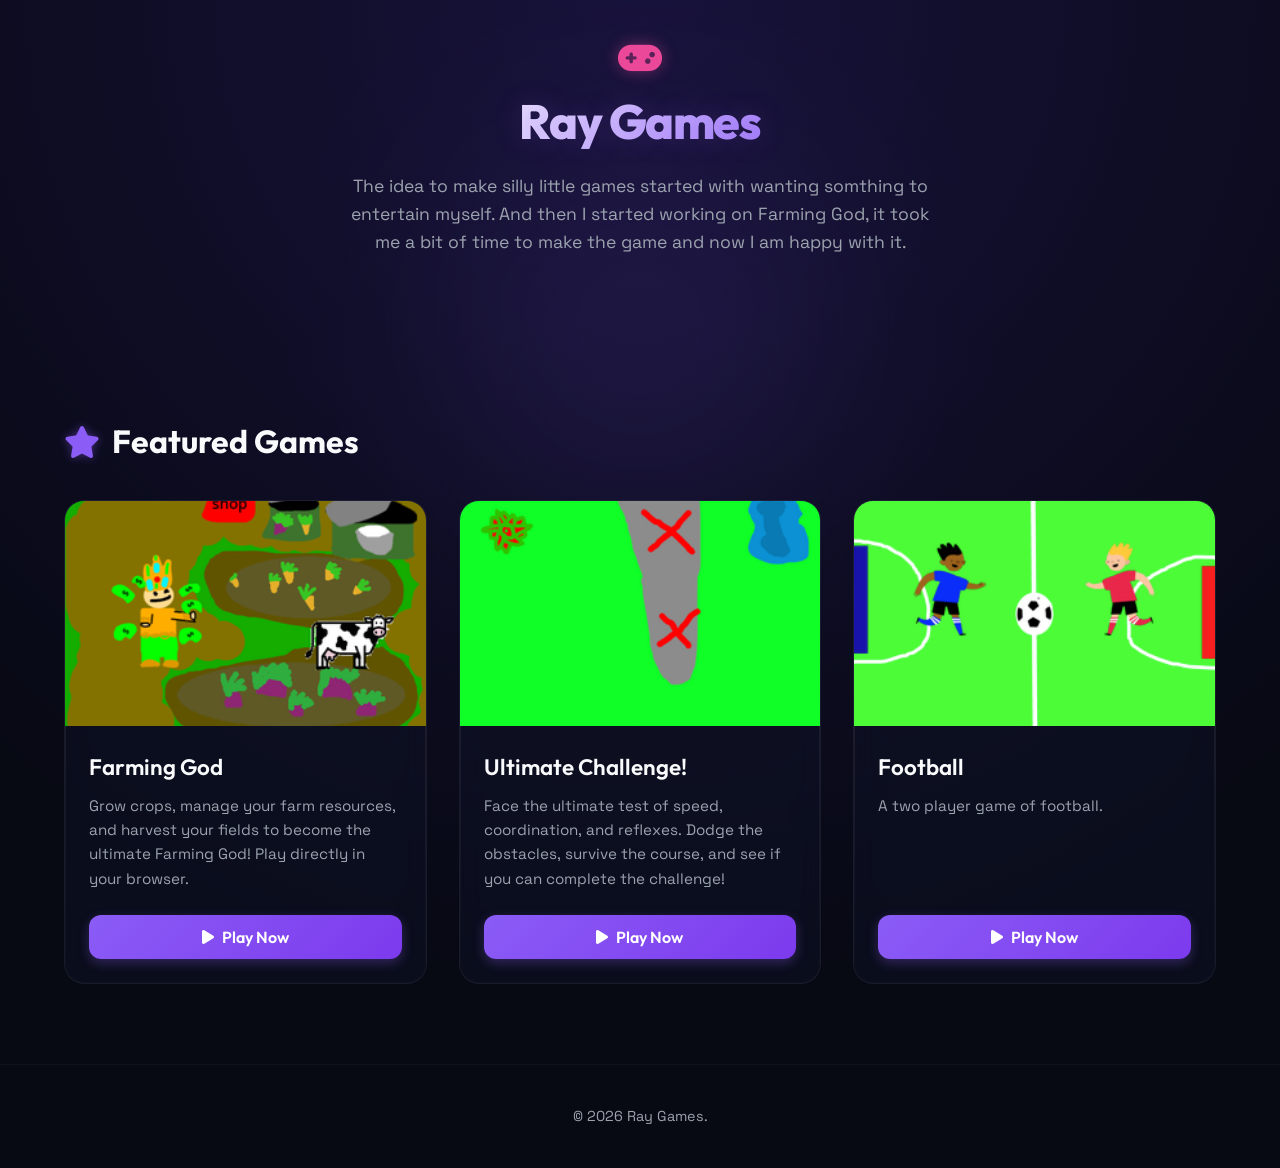
<file: index.html>
<!DOCTYPE html>
<html lang="en">

<head>
  <meta charset="UTF-8">
  <meta name="viewport" content="width=device-width, initial-scale=1.0">

  <!-- SEO & Page Metadata -->
  <link rel="icon" type="image/png" href="img/favicon.png">
  <title>Ray Games | My Scratch Games Portfolio</title>
  <meta name="description"
    content="Welcome to Ray Games! Check out the fun interactive Scratch games created by Ray, including Neon Runner, Galaxy Defender, and Mystery Maze. Play them directly in your browser.">

  <!-- FontAwesome Icons -->
  <link rel="stylesheet" href="https://cdnjs.cloudflare.com/ajax/libs/font-awesome/6.4.0/css/all.min.css">

  <!-- Custom Stylesheets -->
  <link rel="stylesheet" href="style.css">
</head>

<body>

  <!-- Header Section -->
  <header>
    <div class="container">
      <div class="logo-container">
        <i class="fa-solid fa-gamepad logo-icon"></i>
      </div>
      <h1>Ray Games</h1>
      <p>The idea to make silly little games started with wanting somthing to entertain myself. And then I started
        working on Farming God, it took me a bit of time to make the game and now I am happy with it.</p>
    </div>
  </header>

  <!-- Hero Section -->
  <section class="hero">
    <div class="container">
      <!-- Background glowing effect elements can be added or controlled via JS -->
    </div>
  </section>

  <!-- Games Section -->
  <section class="games-section">
    <div class="container">
      <h2 class="section-title">
        <i class="fa-solid fa-star"></i> Featured Games
      </h2>

      <div class="games-grid">
        <!-- Game Card 1: Farming God -->
        <div class="game-card" data-scratch-id="1306040052"
          data-instructions="w s a d move. Walk into the cow or the food disposals to interact. Click on the field to plant, on fully grown plants to harvest, on the shop to enter the shop menu click on one of the shop icons to buy skins.">
          <div class="game-thumbnail-container">
            <img class="game-thumbnail" src="img/farming_god.png" alt="Farming God game art">
          </div>
          <div class="game-content">
            <h3>Farming God</h3>
            <p>Grow crops, manage your farm resources, and harvest your fields to become the ultimate Farming God! Play
              directly in your browser.</p>
            <button class="btn btn-primary play-btn" id="play-farming-god">
              <i class="fa-solid fa-play"></i> Play Now
            </button>
          </div>
        </div>

        <!-- Game Card 2: Ultimate Challenge! -->
        <div class="game-card" data-scratch-id="1335067182">
          <div class="game-thumbnail-container">
            <img class="game-thumbnail" src="img/ultimate_challenge.png" alt="Ultimate Challenge! game art">
          </div>
          <div class="game-content">
            <h3>Ultimate Challenge!</h3>
            <p>Face the ultimate test of speed, coordination, and reflexes. Dodge the obstacles, survive the course, and
              see if you can complete the challenge!</p>
            <button class="btn btn-primary play-btn" id="play-ultimate-challenge">
              <i class="fa-solid fa-play"></i> Play Now
            </button>
          </div>
        </div>

        <!-- Game Card 3: Football -->
        <div class="game-card" data-scratch-id="1363429316">
          <div class="game-thumbnail-container">
            <img class="game-thumbnail" src="img/football.png" alt="Football game art">
          </div>
          <div class="game-content">
            <h3>Football</h3>
            <p>A two player game of football.</p>
            <button class="btn btn-primary play-btn" id="play-football">
              <i class="fa-solid fa-play"></i> Play Now
            </button>
          </div>
        </div>
      </div>
    </div>
  </section>

  <!-- Modal for Playing Game -->
  <div class="modal" id="play-modal" aria-hidden="true" role="dialog">
    <div class="modal-content">
      <div class="modal-header">
        <h3 class="modal-title">Playing Game</h3>
        <button class="modal-close" aria-label="Close modal" id="modal-close-btn">
          <i class="fa-solid fa-xmark"></i>
        </button>
      </div>
      <div class="modal-body">
        <div class="game-iframe-wrapper">
          <!-- Scratch iframe loaded dynamically by JS -->
        </div>
        <div class="scratch-link-wrapper">
          <!-- Scratch link loaded dynamically by JS -->
        </div>
        <div class="modal-instructions">
          <h4><i class="fa-solid fa-circle-info"></i> How to Play</h4>
          <p>Click the green flag inside the game screen to start playing! Use your keyboard arrow keys or mouse to
            control the game controls.</p>
        </div>
      </div>
    </div>
  </div>

  <!-- Footer -->
  <footer>
    <div class="container">
      <p>&copy; 2026 Ray Games.</p>
    </div>
  </footer>

  <!-- Custom Scripts -->
  <script src="app.js"></script>
</body>

</html>
</file>
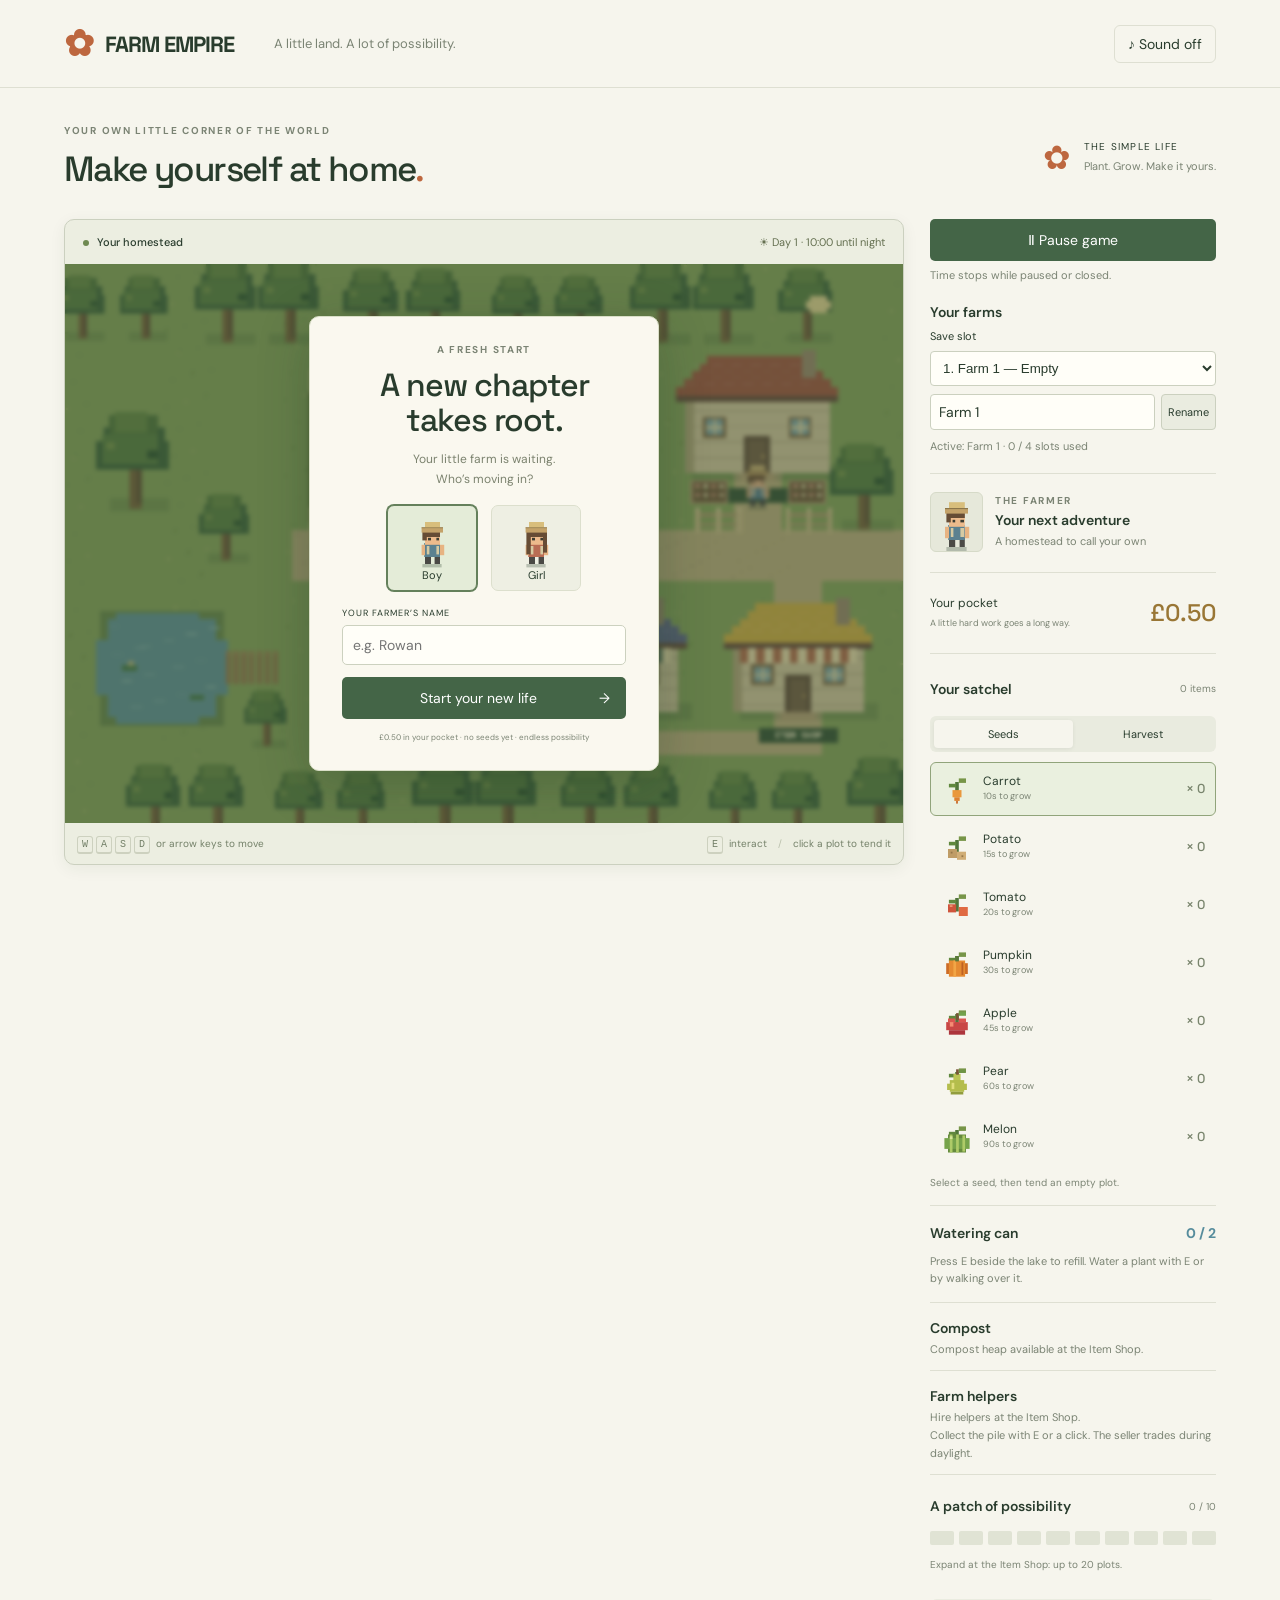
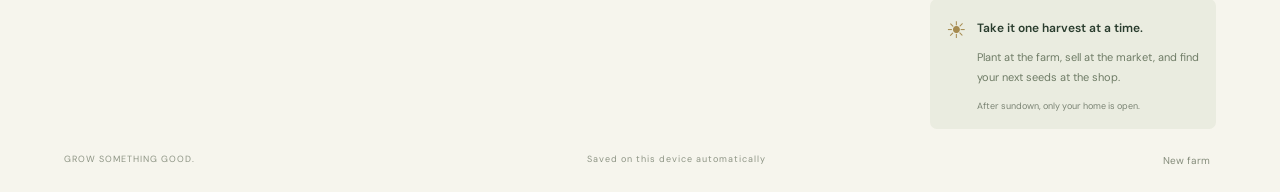
<file: farm-empire/index.html>
<!doctype html>
<html lang="en"><head><meta charset="utf-8"><meta name="viewport" content="width=device-width,initial-scale=1"><title>Farm Empire — A little land. A lot of possibility.</title><link rel="stylesheet" href="style.css"></head>
<body>
<header><a class="brand" href="./"><span class="brand-icon">✿</span> FARM EMPIRE</a><span class="tagline">A little land. A lot of possibility.</span><button id="sound" class="quiet" title="Toggle sounds">♪ Sound off</button></header>
<main>
<div class="heading"><div><div class="eyebrow">YOUR OWN LITTLE CORNER OF THE WORLD</div><h1>Make yourself at home<span>.</span></h1></div><div class="season"><span>✿</span><div>THE SIMPLE LIFE<small>Plant. Grow. Make it yours.</small></div></div></div>
<div class="game-layout"><section class="game-panel"><div class="game-top"><span><i class="live-dot"></i> <b id="location">Your homestead</b></span><span id="clock">☀ Day 1 · 10:00 until night</span></div><div class="canvas-wrap"><canvas id="game" width="960" height="640" tabindex="0" aria-label="Farm game. Move with arrow keys or WASD, press E to interact."></canvas><div id="progress-shields" aria-label="Progress achievements" hidden></div><div id="toast" role="status"></div><div id="prompt"></div><div id="start" class="overlay"><form id="create" class="welcome"><div class="eyebrow">A FRESH START</div><h2>A new chapter<br>takes root.</h2><p>Your little farm is waiting.<br>Who’s moving in?</p><div class="characters"><button type="button" class="character selected" data-gender="boy"><canvas width="64" height="72" data-avatar="boy"></canvas><span>Boy</span></button><button type="button" class="character" data-gender="girl"><canvas width="64" height="72" data-avatar="girl"></canvas><span>Girl</span></button></div><label for="name">YOUR FARMER’S NAME</label><input id="name" maxlength="18" required placeholder="e.g. Rowan" autocomplete="given-name"><button class="primary" type="submit">Start your new life <span>→</span></button><small>£0.50 in your pocket · no seeds yet · endless possibility</small></form></div><div id="trade" class="overlay" hidden><section class="trade-card"><button id="close-trade" class="close" aria-label="Close">×</button><div class="eyebrow" id="trade-kicker"></div><h2 id="trade-title"></h2><p id="trade-intro"></p><div id="trade-items"></div></section></div></div><div class="game-bottom"><span><kbd>W</kbd><kbd>A</kbd><kbd>S</kbd><kbd>D</kbd> or arrow keys to move</span><span><kbd>E</kbd> interact <span class="divider">/</span> click a plot to tend it</span></div><div class="touch-controls"><button data-move="ArrowLeft" aria-label="Move left">←</button><button data-move="ArrowUp" aria-label="Move up">↑</button><button data-move="ArrowDown" aria-label="Move down">↓</button><button data-move="ArrowRight" aria-label="Move right">→</button><button id="interact">E · Interact</button></div></section>
<aside><section class="pause-controls"><button id="pause-game" class="primary" aria-pressed="false">Ⅱ Pause game</button><small>Time stops while paused or closed.</small></section><section class="save-slots"><h3>Your farms</h3><label for="save-slot">Save slot</label><select id="save-slot"></select><div class="slot-rename"><input id="slot-name" maxlength="24" aria-label="Save slot name"><button id="rename-slot">Rename</button></div><small id="slot-status"></small></section><section class="farmer-card"><canvas id="portrait" width="64" height="72"></canvas><div><div class="eyebrow">THE FARMER</div><h3 id="farmer-name">Your next adventure</h3><small id="farmer-sub">A homestead to call your own</small></div></section><section class="wallet"><span>Your pocket<small>A little hard work goes a long way.</small></span><strong id="money">£0.50</strong></section><section class="inventory"><div class="section-title"><h3>Your satchel</h3><span id="bag-count">0 items</span></div><div class="tabs"><button class="active" data-tab="seeds">Seeds</button><button data-tab="crops">Harvest</button></div><div id="inventory-items"></div><p class="hint" id="inventory-hint">Select a seed, then tend an empty plot.</p></section><section class="watering"><div class="section-title"><h3>Watering can</h3><strong id="water-level">0 / 2</strong></div><small>Press E beside the lake to refill. Water a plant with E or by walking over it.</small></section><section class="compost"><h3>Compost</h3><small id="compost-status">Compost heap available at the Item Shop.</small></section><section class="helpers"><h3>Farm helpers</h3><div id="buyer-controls" hidden><label for="buyer-seed">Buyer restocks</label><select id="buyer-seed"><option value="none">None — stop buying</option><option value="carrot">Carrot seeds</option><option value="potato">Potato seeds</option><option value="tomato">Tomato seeds</option><option value="pumpkin">Pumpkin seeds</option><option value="apple">Apple seeds</option><option value="pear">Pear seeds</option><option value="melon">Melon seeds</option><option id="pineapple-option" value="pineapple">Pineapple seeds (Bronze)</option></select><small>Buys only with empty plots and no seeds in your satchel. Quantity matches free plots, limited by funds. Daytime only.</small></div><small id="helpers-status">Hire helpers at the Item Shop.</small><small>Collect the pile with E or a click. The seller trades during daylight.</small></section><section class="farm-status"><div class="section-title"><h3>A patch of possibility</h3><span id="plot-count">0 / 10</span></div><div id="plot-dots"></div><small>Expand at the Item Shop: up to 20 plots.</small></section><section class="guide"><span class="guide-icon">☀</span><div><h3>Take it one harvest at a time.</h3><p>Plant at the farm, sell at the market, and find your next seeds at the shop.</p><small>After sundown, only your home is open.</small></div></section></aside></div>
<footer><span>GROW SOMETHING GOOD.</span><span id="save-status">Saved on this device automatically</span><button id="reset">New farm</button></footer></main><script src="progression.js"></script><script src="slots.js"></script><script src="workers.js"></script><script src="game.js"></script></body></html>
</file>
<file: style.css>
@import url('https://fonts.googleapis.com/css2?family=Outfit:wght@400;600;800&family=Space+Grotesk:wght@400;500;700&display=swap');

:root {
  /* Design system tokens */
  --bg-dark: #070913;
  --bg-gradient: radial-gradient(circle at 50% 0%, #17123a 0%, #070913 75%);
  --card-bg: rgba(17, 20, 40, 0.45);
  --card-border: rgba(255, 255, 255, 0.06);
  --card-border-hover: rgba(139, 92, 246, 0.4);
  --text-light: #f9fafb;
  --text-gray: #9ca3af;
  
  /* Brand colors */
  --primary: #8b5cf6;
  --primary-glow: rgba(139, 92, 246, 0.45);
  --secondary: #ec4899;
  --secondary-glow: rgba(236, 72, 153, 0.45);
  --accent-cyan: #06b6d4;
  --accent-cyan-glow: rgba(6, 182, 212, 0.4);
  
  /* Fonts */
  --font-heading: 'Outfit', sans-serif;
  --font-body: 'Space Grotesk', sans-serif;
  
  /* Shadows & Blurs */
  --glass-blur: blur(12px);
  --glow-shadow: 0 0 20px var(--primary-glow);
  --glow-shadow-secondary: 0 0 20px var(--secondary-glow);
}

/* Reset */
* {
  margin: 0;
  padding: 0;
  box-sizing: border-box;
}

html {
  scroll-behavior: smooth;
}

body {
  background-color: var(--bg-dark);
  background-image: var(--bg-gradient);
  color: var(--text-light);
  font-family: var(--font-body);
  min-height: 100vh;
  overflow-x: hidden;
  display: flex;
  flex-direction: column;
  line-height: 1.6;
}

/* Custom Scrollbar */
::-webkit-scrollbar {
  width: 8px;
}
::-webkit-scrollbar-track {
  background: var(--bg-dark);
}
::-webkit-scrollbar-thumb {
  background: rgba(255, 255, 255, 0.1);
  border-radius: 4px;
}
::-webkit-scrollbar-thumb:hover {
  background: var(--primary);
}

/* Container */
.container {
  width: 100%;
  max-width: 1200px;
  margin: 0 auto;
  padding: 0 24px;
}

/* Header */
header {
  padding: 40px 0 20px;
  text-align: center;
  position: relative;
  z-index: 10;
}

.logo-container {
  display: inline-flex;
  align-items: center;
  gap: 12px;
  margin-bottom: 8px;
}

.logo-icon {
  font-size: 2.2rem;
  color: var(--secondary);
  text-shadow: 0 0 15px var(--secondary-glow);
  animation: pulse 2s infinite ease-in-out;
}

header h1 {
  font-family: var(--font-heading);
  font-size: 3rem;
  font-weight: 800;
  letter-spacing: -0.03em;
  background: linear-gradient(135deg, #fff 30%, var(--primary) 70%, var(--secondary) 100%);
  -webkit-background-clip: text;
  -webkit-text-fill-color: transparent;
  background-clip: text;
  text-shadow: 0 0 30px rgba(139, 92, 246, 0.2);
  margin: 0;
}

header p {
  color: var(--text-gray);
  font-size: 1.1rem;
  max-width: 600px;
  margin: 12px auto 0;
}

/* Hero Section */
.hero {
  text-align: center;
  padding: 60px 0 40px;
  position: relative;
}

.hero::after {
  content: '';
  position: absolute;
  top: 50%;
  left: 50%;
  transform: translate(-50%, -50%);
  width: 300px;
  height: 300px;
  background: var(--primary);
  filter: blur(120px);
  opacity: 0.15;
  pointer-events: none;
  z-index: 0;
}

/* Games Grid */
.games-section {
  padding: 40px 0 80px;
  position: relative;
  z-index: 1;
}

.section-title {
  font-family: var(--font-heading);
  font-size: 2rem;
  font-weight: 700;
  margin-bottom: 32px;
  display: flex;
  align-items: center;
  gap: 12px;
}

.section-title i {
  color: var(--primary);
  text-shadow: 0 0 10px var(--primary-glow);
}

.games-grid {
  display: grid;
  grid-template-columns: repeat(auto-fill, minmax(320px, 1fr));
  gap: 32px;
}

/* Game Card */
.game-card {
  background: var(--card-bg);
  border: 1px solid var(--card-border);
  border-radius: 20px;
  overflow: hidden;
  backdrop-filter: var(--glass-blur);
  -webkit-backdrop-filter: var(--glass-blur);
  transition: all 0.4s cubic-bezier(0.175, 0.885, 0.32, 1.275);
  display: flex;
  flex-direction: column;
  position: relative;
}

.game-card::before {
  content: '';
  position: absolute;
  inset: 0;
  border-radius: 20px;
  padding: 1px;
  background: linear-gradient(to bottom, rgba(255, 255, 255, 0.1), rgba(255, 255, 255, 0.02));
  -webkit-mask: linear-gradient(#fff 0 0) content-box, linear-gradient(#fff 0 0);
  -webkit-mask-composite: xor;
  mask-composite: exclude;
  pointer-events: none;
}

.game-card:hover {
  transform: translateY(-8px);
  border-color: var(--card-border-hover);
  box-shadow: 0 12px 30px rgba(0, 0, 0, 0.4), 0 0 20px var(--primary-glow);
}

.game-thumbnail-container {
  width: 100%;
  aspect-ratio: 16/10;
  background: #111424;
  overflow: hidden;
  position: relative;
}

.game-thumbnail {
  width: 100%;
  height: 100%;
  object-fit: cover;
  transition: transform 0.6s ease;
}

.game-card:hover .game-thumbnail {
  transform: scale(1.08);
}

.game-thumbnail-placeholder {
  width: 100%;
  height: 100%;
  display: flex;
  align-items: center;
  justify-content: center;
  background: linear-gradient(135deg, #151138 0%, #1e194c 100%);
  color: var(--primary);
  font-size: 3rem;
  position: relative;
}

.game-thumbnail-placeholder::after {
  content: '';
  position: absolute;
  width: 60px;
  height: 60px;
  background: var(--primary);
  filter: blur(30px);
  opacity: 0.5;
}

.game-content {
  padding: 24px;
  display: flex;
  flex-direction: column;
  flex-grow: 1;
}

.game-tags {
  display: flex;
  flex-wrap: wrap;
  gap: 8px;
  margin-bottom: 14px;
}

.game-tag {
  font-size: 0.75rem;
  font-weight: 600;
  text-transform: uppercase;
  letter-spacing: 0.05em;
  padding: 4px 10px;
  border-radius: 100px;
  background: rgba(255, 255, 255, 0.05);
  color: var(--text-gray);
  border: 1px solid rgba(255, 255, 255, 0.05);
}

.game-tag.primary {
  background: rgba(139, 92, 246, 0.15);
  color: #c084fc;
  border-color: rgba(139, 92, 246, 0.2);
}

.game-tag.secondary {
  background: rgba(236, 72, 153, 0.15);
  color: #f472b6;
  border-color: rgba(236, 72, 153, 0.2);
}

.game-card h3 {
  font-family: var(--font-heading);
  font-size: 1.4rem;
  font-weight: 600;
  margin-bottom: 8px;
  color: var(--text-light);
}

.game-card p {
  color: var(--text-gray);
  font-size: 0.95rem;
  margin-bottom: 24px;
  flex-grow: 1;
}

.btn {
  display: inline-flex;
  align-items: center;
  justify-content: center;
  gap: 8px;
  padding: 12px 24px;
  border-radius: 12px;
  font-family: var(--font-heading);
  font-weight: 600;
  font-size: 1rem;
  cursor: pointer;
  transition: all 0.3s ease;
  border: none;
  text-decoration: none;
}

.btn-primary {
  background: linear-gradient(135deg, var(--primary) 0%, #7c3aed 100%);
  color: #fff;
  box-shadow: 0 4px 12px rgba(139, 92, 246, 0.3);
}

.btn-primary:hover {
  transform: translateY(-2px);
  box-shadow: 0 6px 20px rgba(139, 92, 246, 0.5), 0 0 10px var(--primary-glow);
}

.btn-primary:active {
  transform: translateY(0);
}

.game-card .btn {
  width: 100%;
}

/* Play Modal */
.modal {
  position: fixed;
  inset: 0;
  background: rgba(4, 5, 11, 0.85);
  backdrop-filter: blur(16px);
  -webkit-backdrop-filter: blur(16px);
  z-index: 100;
  display: flex;
  align-items: center;
  justify-content: center;
  opacity: 0;
  pointer-events: none;
  transition: opacity 0.4s ease;
  padding: 20px;
}

.modal.active {
  opacity: 1;
  pointer-events: all;
}

.modal-content {
  background: #0f1225;
  border: 1px solid rgba(255, 255, 255, 0.08);
  box-shadow: 0 25px 50px -12px rgba(0, 0, 0, 0.5), 0 0 30px rgba(139, 92, 246, 0.2);
  width: 100%;
  max-width: 800px;
  border-radius: 24px;
  overflow: hidden;
  transform: scale(0.9) translateY(20px);
  transition: transform 0.4s cubic-bezier(0.175, 0.885, 0.32, 1.275);
}

.modal.active .modal-content {
  transform: scale(1) translateY(0);
}

.modal-header {
  padding: 20px 24px;
  border-bottom: 1px solid rgba(255, 255, 255, 0.06);
  display: flex;
  align-items: center;
  justify-content: space-between;
}

.modal-title {
  font-family: var(--font-heading);
  font-size: 1.5rem;
  font-weight: 700;
}

.modal-close {
  background: rgba(255, 255, 255, 0.05);
  border: none;
  color: var(--text-gray);
  width: 36px;
  height: 36px;
  border-radius: 50%;
  display: flex;
  align-items: center;
  justify-content: center;
  cursor: pointer;
  transition: all 0.2s ease;
}

.modal-close:hover {
  background: rgba(239, 68, 68, 0.15);
  color: #ef4444;
}

.modal-body {
  padding: 24px;
}

.game-iframe-wrapper {
  position: relative;
  width: 100%;
  aspect-ratio: 485/402; /* Match Scratch standard layout 4:3 */
  max-width: 640px;
  margin: 0 auto;
  border-radius: 12px;
  overflow: hidden;
  background: #000;
  box-shadow: 0 4px 20px rgba(0, 0, 0, 0.6);
  border: 1px solid rgba(255, 255, 255, 0.05);
}

.game-iframe-wrapper iframe {
  position: absolute;
  top: 0;
  left: 0;
  width: 100%;
  height: 100%;
  border: none;
}

.modal-instructions {
  margin-top: 20px;
  background: rgba(255, 255, 255, 0.02);
  border: 1px solid rgba(255, 255, 255, 0.04);
  padding: 16px;
  border-radius: 12px;
}

.modal-instructions h4 {
  font-family: var(--font-heading);
  font-size: 1rem;
  font-weight: 600;
  margin-bottom: 6px;
  color: var(--primary);
  display: flex;
  align-items: center;
  gap: 8px;
}

.modal-instructions p {
  color: var(--text-gray);
  font-size: 0.9rem;
}

.scratch-link-wrapper {
  text-align: center;
  margin-top: 20px;
}

.scratch-link {
  color: var(--text-gray);
  text-decoration: none;
  font-size: 0.95rem;
  display: inline-flex;
  align-items: center;
  gap: 8px;
  transition: all 0.3s ease;
  padding: 8px 16px;
  background: rgba(255, 255, 255, 0.03);
  border: 1px solid rgba(255, 255, 255, 0.05);
  border-radius: 8px;
}

.scratch-link:hover {
  color: #fff;
  background: rgba(139, 92, 246, 0.15);
  border-color: var(--primary);
  box-shadow: 0 0 15px rgba(139, 92, 246, 0.2);
}

.scratch-link i {
  font-size: 0.85rem;
  color: var(--primary);
}

/* Footer */
footer {
  margin-top: auto;
  padding: 40px 0;
  border-top: 1px solid rgba(255, 255, 255, 0.04);
  text-align: center;
  color: var(--text-gray);
  font-size: 0.9rem;
}

footer a {
  color: var(--primary);
  text-decoration: none;
}

footer a:hover {
  text-decoration: underline;
}

/* Animations */
@keyframes pulse {
  0%, 100% {
    transform: scale(1);
    opacity: 1;
  }
  50% {
    transform: scale(1.1);
    opacity: 0.8;
    text-shadow: 0 0 25px var(--secondary-glow);
  }
}

/* Responsive adjustments */
@media (max-width: 768px) {
  header h1 {
    font-size: 2.2rem;
  }
  
  .hero {
    padding: 40px 0 20px;
  }
  
  .games-grid {
    grid-template-columns: 1fr;
    gap: 24px;
  }
  
  .modal-content {
    border-radius: 16px;
  }
  
  .modal-body {
    padding: 16px;
  }
}
</file>
<file: farm-empire/style.css>
@import url('https://fonts.googleapis.com/css2?family=DM+Sans:wght@400;500;600;700&family=Space+Grotesk:wght@400;500;600;700&display=swap');
:root{--ink:#293c2d;--muted:#7b8474;--paper:#f6f5ed;--line:#dedfd2;--green:#446547;--orange:#bd673f}*{box-sizing:border-box}body{margin:0;background:var(--paper);color:var(--ink);font:14px 'DM Sans',sans-serif}button,input{font:inherit}button{cursor:pointer;color:inherit}header{height:88px;border-bottom:1px solid var(--line);display:flex;align-items:center;gap:40px;padding:0 5%}.brand{text-decoration:none;color:var(--ink);font:700 22px 'Space Grotesk',sans-serif;letter-spacing:-1px;display:flex;align-items:center;gap:12px}.brand-icon{font-size:36px;color:var(--orange)}.tagline{color:var(--muted);font-size:13px}.quiet{margin-left:auto;border:1px solid var(--line);border-radius:6px;background:transparent;padding:9px 13px}main{max-width:1480px;margin:auto;padding:36px 5% 0}.heading{display:flex;align-items:center;justify-content:space-between;margin-bottom:28px}.eyebrow{font-size:10px;letter-spacing:1.7px;font-weight:700;color:var(--muted)}h1{font:500 35px 'Space Grotesk',sans-serif;letter-spacing:-1.6px;margin:10px 0 0}h1 span{color:var(--orange)}.season{display:flex;gap:12px;font-size:10px;letter-spacing:1.2px;align-items:center}.season>span{font-size:33px;color:var(--orange)}small{display:block;font-size:11px;color:var(--muted);line-height:1.6;letter-spacing:0}.season small{margin-top:5px}.game-layout{display:grid;grid-template-columns:minmax(0,1fr) 286px;gap:26px}.game-panel{border:1px solid #cbd0bf;border-radius:10px;overflow:hidden;align-self:start;background:#eceee1;box-shadow:0 4px 16px #273d2610}.game-top,.game-bottom{display:flex;justify-content:space-between;gap:10px;align-items:center;padding:15px 18px;font-size:11px}.game-top b{font-weight:500}.game-top #clock{color:#657051}.live-dot{display:inline-block;width:6px;height:6px;border-radius:100%;background:#6f8a51;margin-right:5px}.canvas-wrap{position:relative;background:#88a859}#game{width:100%;display:block;image-rendering:pixelated;outline:none;touch-action:none}kbd{font:10px monospace;border:1px solid #cdd1bf;border-bottom-width:2px;padding:2px 4px;border-radius:3px;margin-right:3px}.game-bottom{color:#738068;font-size:10px;padding:14px 12px}.divider{margin:0 8px;color:#bac0ad}.farmer-card{display:flex;gap:12px;align-items:center;padding-bottom:20px;border-bottom:1px solid var(--line)}.farmer-card canvas{background:#e6e8da;border:1px solid #d6dac8;image-rendering:pixelated;width:53px;height:60px;border-radius:6px}h3{font-size:14px;font-weight:600;margin:4px 0}.wallet{display:flex;justify-content:space-between;align-items:center;padding:22px 0;border-bottom:1px solid var(--line)}.wallet>span{font-size:12px}.wallet small{font-size:9px;margin-top:5px}.wallet strong{font:500 24px 'Space Grotesk',sans-serif;color:#997635}.inventory{padding:22px 0 14px}.section-title{display:flex;align-items:center;justify-content:space-between}.section-title>span{font-size:10px;color:var(--muted)}.tabs{display:flex;background:#e9ebdf;border-radius:6px;padding:4px;margin:14px 0 10px}.tabs button{width:50%;border:0;background:none;font-size:11px;padding:7px;border-radius:4px}.tabs .active{background:var(--paper);box-shadow:0 1px 4px #0001}.item{width:100%;display:flex;align-items:center;gap:10px;border:1px solid transparent;border-radius:6px;background:transparent;padding:10px;margin-bottom:4px;text-align:left}.item.selected{border-color:#91a47b;background:#eaf0df}.item canvas{width:32px;height:32px;image-rendering:pixelated}.item .item-name{flex:1;font-size:12px}.item small{font-size:9px}.item .qty{font:500 13px 'Space Grotesk';color:#78846c}.hint{font-size:10px;color:var(--muted);line-height:1.7;margin:10px 0 0}.farm-status{padding:18px 0;border-top:1px solid var(--line)}#plot-dots{display:flex;gap:5px;margin:12px 0}#plot-dots i{height:14px;flex:1;background:#e0e3d4;border-radius:2px}#plot-dots i.growing{background:#b2bc8b}#plot-dots i.ready{background:#658250}.farm-status small{font-size:10px}.guide{display:flex;gap:10px;background:#eaece0;border-radius:7px;padding:16px;margin-top:8px}.guide-icon{font-size:23px;color:#a68b50}.guide h3{font-size:12px;line-height:1.5}.guide p{font-size:11px;line-height:1.8;color:#6f7c66}.guide small{font-size:9px}footer{display:flex;gap:20px;justify-content:space-between;padding:24px 0;font-size:9px;color:#8d9484;letter-spacing:1px}footer button{border:0;background:none;font-size:10px;color:#858c7b}.overlay{position:absolute;inset:0;display:flex;align-items:center;justify-content:center;background:#283c2a66;backdrop-filter:blur(2px);padding:14px}.overlay[hidden]{display:none}.welcome,.trade-card{background:#faf8ef;border:1px solid #d9dec7;border-radius:10px;padding:26px 32px;text-align:center;box-shadow:0 12px 50px #18351e44;width:350px;max-height:100%;overflow:auto}h2{font:500 32px/1.1 'Space Grotesk';letter-spacing:-1px;margin:12px 0}.welcome p,.trade-card p{font-size:12px;line-height:1.6;color:#7b826e}.characters{display:flex;justify-content:center;gap:14px;margin:16px 0}.character{background:#eeefe3;border:1px solid #dcdfcd;border-radius:7px;padding:8px 20px;font-size:11px}.character.selected{border-color:#64805b;background:#e4ecd8;box-shadow:0 0 0 1px #64805b}.character canvas{display:block;image-rendering:pixelated;width:48px;height:54px}.welcome label{display:block;text-align:left;font-size:9px;letter-spacing:1px;margin:10px 0 6px}.welcome input{width:100%;border:1px solid #ccd1bf;border-radius:5px;padding:10px;background:#fffef8;outline-color:#64805b}.primary{background:var(--green);border:0;color:#fff;border-radius:5px;padding:12px 16px;width:100%;margin:12px 0}.primary span{float:right}.welcome>small{font-size:8px}.trade-card{position:relative;width:400px}.close{position:absolute;right:12px;top:9px;background:none;border:0;font-size:24px}.trade-row{display:flex;justify-content:space-between;align-items:center;text-align:left;border-top:1px solid var(--line);padding:16px 0;gap:10px}.trade-row button{background:var(--green);color:white;padding:9px 12px;border:0;border-radius:4px;font-size:11px}.trade-row button:disabled{opacity:.4;cursor:not-allowed}#toast{position:absolute;left:50%;bottom:55px;transform:translateX(-50%);background:#faf8ef;color:#3d5636;padding:10px 16px;box-shadow:0 3px 12px #0002;border-radius:5px;font-size:12px;pointer-events:none;opacity:0;transition:opacity .2s;text-align:center;width:max-content;max-width:90%}#toast.show{opacity:1}#prompt{position:absolute;bottom:14px;left:50%;transform:translateX(-50%);background:#203c2cdd;color:#fff9df;border-radius:4px;padding:7px 12px;font-size:11px;white-space:nowrap;pointer-events:none}#prompt:empty{display:none}.touch-controls{display:none}button:focus-visible{outline:2px solid #b27844;outline-offset:3px}@media(min-width:1600px){main{padding-top:48px}}@media(max-width:1050px){main{padding:24px 3% 0}.game-layout{grid-template-columns:minmax(0,1fr) 240px;gap:18px}.tagline{display:none}.season{display:none}h1{font-size:30px}.game-bottom{flex-wrap:wrap}.welcome{padding:18px 24px}.welcome h2{font-size:26px}.characters{margin:8px 0}.welcome p{margin:8px 0}}@media(max-width:760px){header{height:64px;padding:0 4%}.brand{font-size:19px}.heading{margin-bottom:18px}h1{font-size:26px}.game-layout{display:flex;flex-direction:column}.game-top{font-size:10px;padding:12px}.canvas-wrap{min-height:400px}#game{height:400px;object-fit:cover}.game-bottom{display:none}.touch-controls{display:flex;padding:10px;gap:8px;justify-content:center}.touch-controls button{border:1px solid #cbd0bd;background:#f8f8ee;border-radius:5px;min-width:42px;height:40px;touch-action:none}aside{display:grid;grid-template-columns:1fr 1fr;gap:16px}.farmer-card,.wallet{padding:0 0 14px}.inventory{grid-row:span 2;padding:0}.guide{margin:0}.farm-status{padding:0;border:0}.guide{padding:12px}footer{letter-spacing:0;gap:8px}.welcome{width:300px}.welcome h2{font-size:28px}}@media(prefers-reduced-motion:reduce){*{transition:none!important}}
@media(max-width:760px){.canvas-wrap{min-height:0}#game{height:auto;object-fit:contain}.canvas-wrap:has(#start:not([hidden])){min-height:460px}.canvas-wrap:has(#start:not([hidden])) #game{position:absolute;height:100%;object-fit:cover}.welcome{max-height:440px}}
.trade-row.market-row{display:grid;grid-template-columns:1fr 1fr}.market-row>div{grid-column:1 / -1}.market-row button{white-space:nowrap}
.trade-row.shop-row{display:grid;grid-template-columns:1fr 1fr}.shop-row>div{grid-column:1 / -1}.shop-row button{white-space:nowrap}
.watering{padding:14px 0;border-top:1px solid var(--line)}.watering strong{color:#568c9c;font-size:14px}.watering small{margin-top:7px}#plot-dots i.dry{background:#b08c62}
.helpers{padding:12px 0;border-top:1px solid var(--line)}
#buyer-controls{margin:12px 0}#buyer-controls label{display:block;font-size:11px;margin-bottom:6px}#buyer-seed{width:100%;padding:9px;border:1px solid #cbd0bf;background:#faf8ef;color:var(--ink);border-radius:5px}
#plot-dots{flex-wrap:wrap}#plot-dots i{flex:0 0 calc((100% - 45px)/10)}
.compost{padding:12px 0;border-top:1px solid var(--line)}
.save-slots{padding-bottom:18px;margin-bottom:18px;border-bottom:1px solid var(--line)}.save-slots label{display:block;font-size:11px;margin:8px 0}.save-slots select,.slot-rename input{width:100%;min-width:0;background:#fffef8;border:1px solid #cbd0bf;border-radius:4px;padding:8px;color:var(--ink)}.slot-rename{display:flex;gap:6px;margin:8px 0}.slot-rename button{border:1px solid #cbd0bf;border-radius:4px;background:#eaece0;font-size:11px}.save-slots{grid-column:1 / -1}
.pause-controls{grid-column:1 / -1;margin-bottom:18px}.pause-controls .primary{margin:0 0 6px}.game-panel[inert]{opacity:.7}
#progress-shields{position:absolute;left:14px;bottom:14px;display:flex;gap:8px;pointer-events:none}#progress-shields[hidden]{display:none}.progress-shield{width:38px;height:46px;display:grid;place-items:center;background:var(--edge);clip-path:polygon(0 0,100% 0,100% 60%,85% 60%,85% 77%,66% 77%,66% 90%,50% 100%,34% 90%,34% 77%,15% 77%,15% 60%,0 60%);filter:drop-shadow(0 2px 1px #0005)}.progress-shield span{background:var(--metal);width:28px;height:36px;text-align:center;padding-top:7px;font:bold 16px monospace;color:var(--edge);clip-path:inherit;box-shadow:inset 3px 3px #ffffff55}.progress-shield.bronze{--edge:#684224;--metal:#c48951}.progress-shield.silver{--edge:#53616b;--metal:#cbd4db}.progress-shield.gold{--edge:#856024;--metal:#f0ce61}@media(max-width:760px){#progress-shields{left:8px;bottom:8px;gap:5px}.progress-shield{width:28px;height:34px}.progress-shield span{width:20px;height:26px;font-size:12px;padding-top:4px}}
</file>
